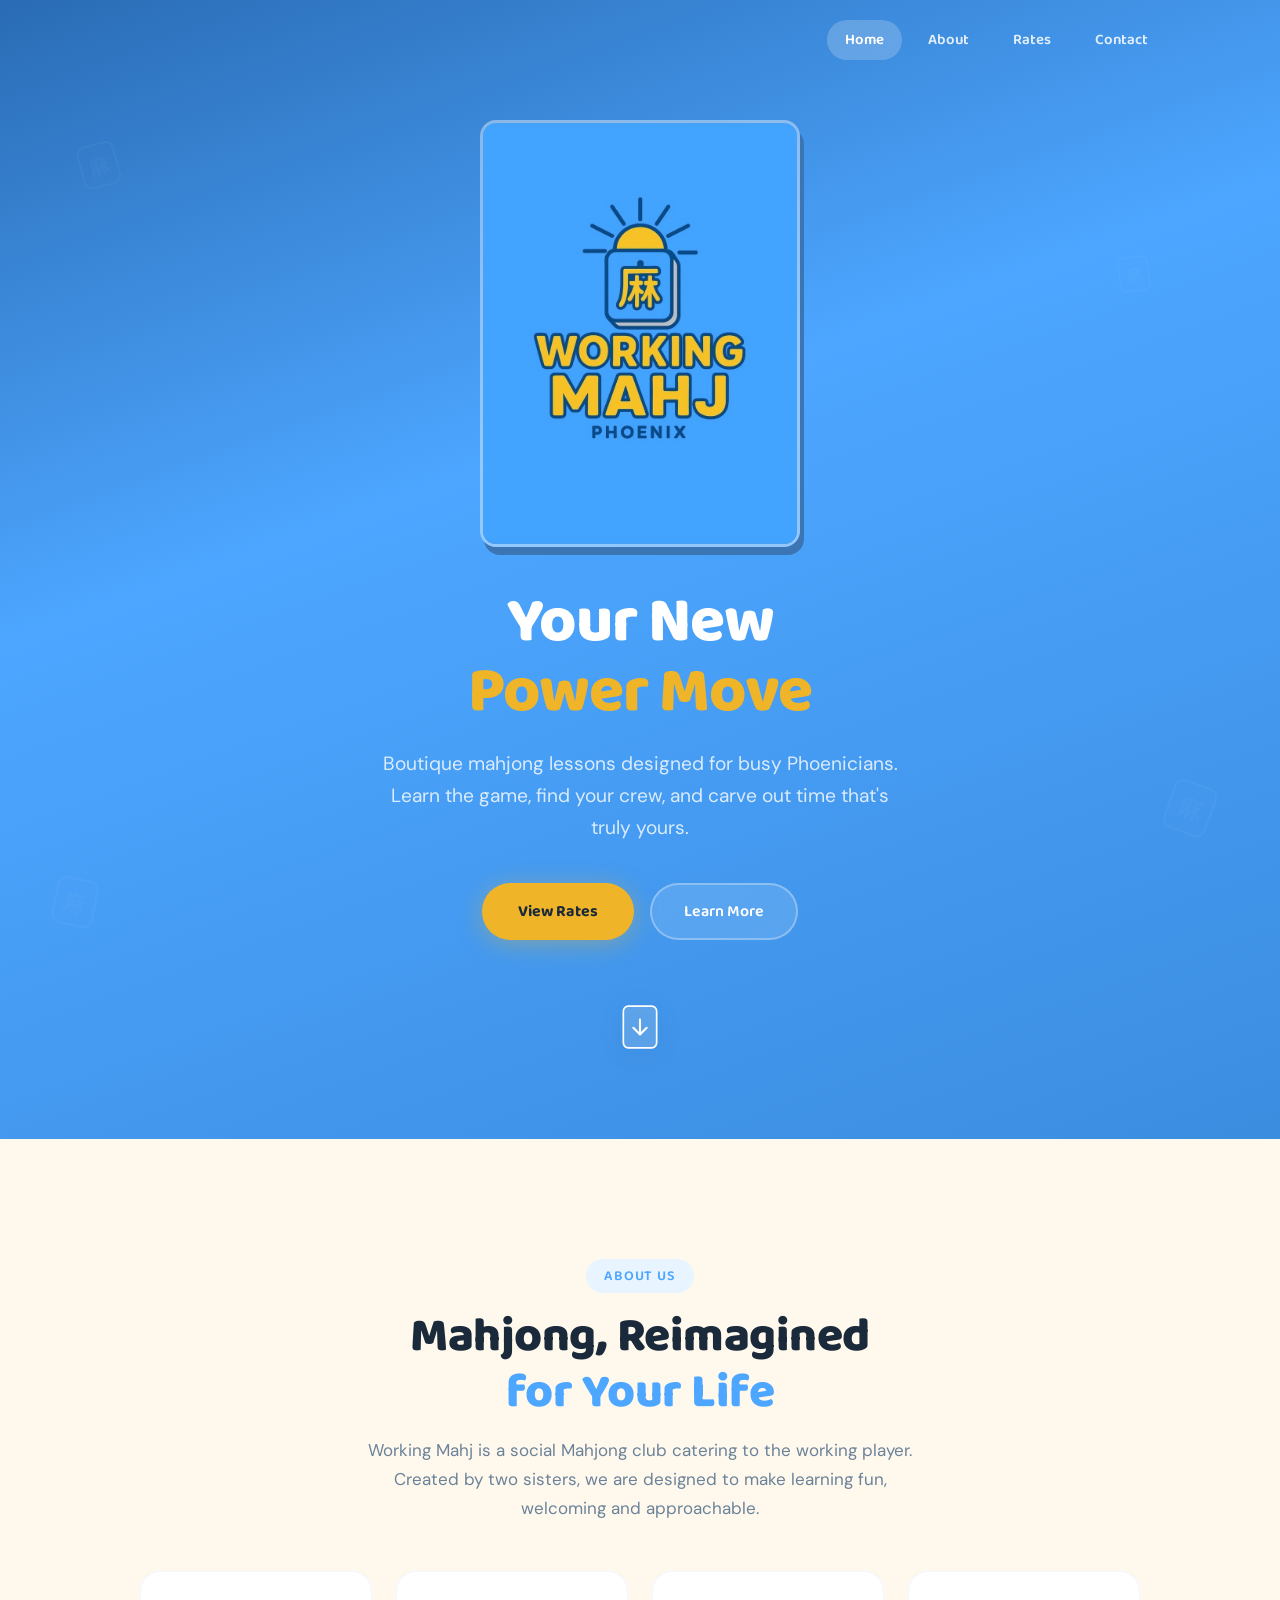
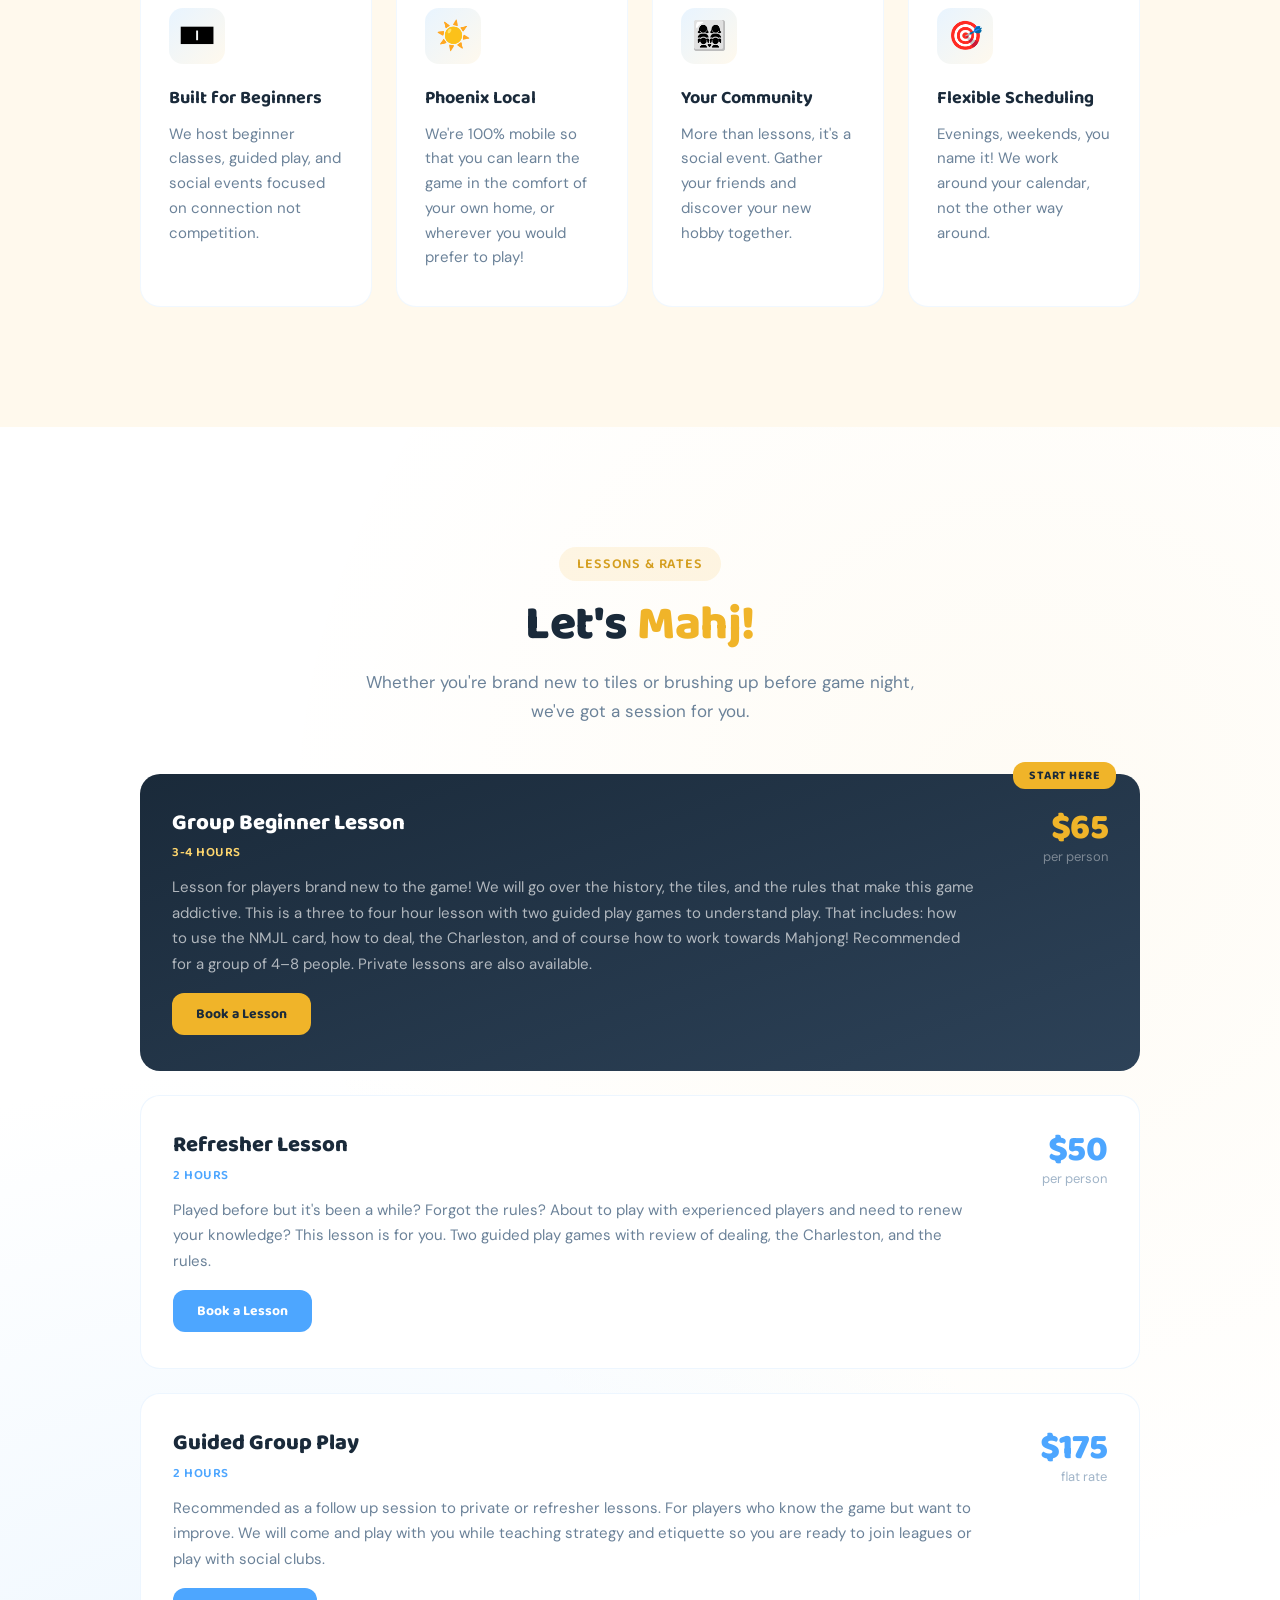
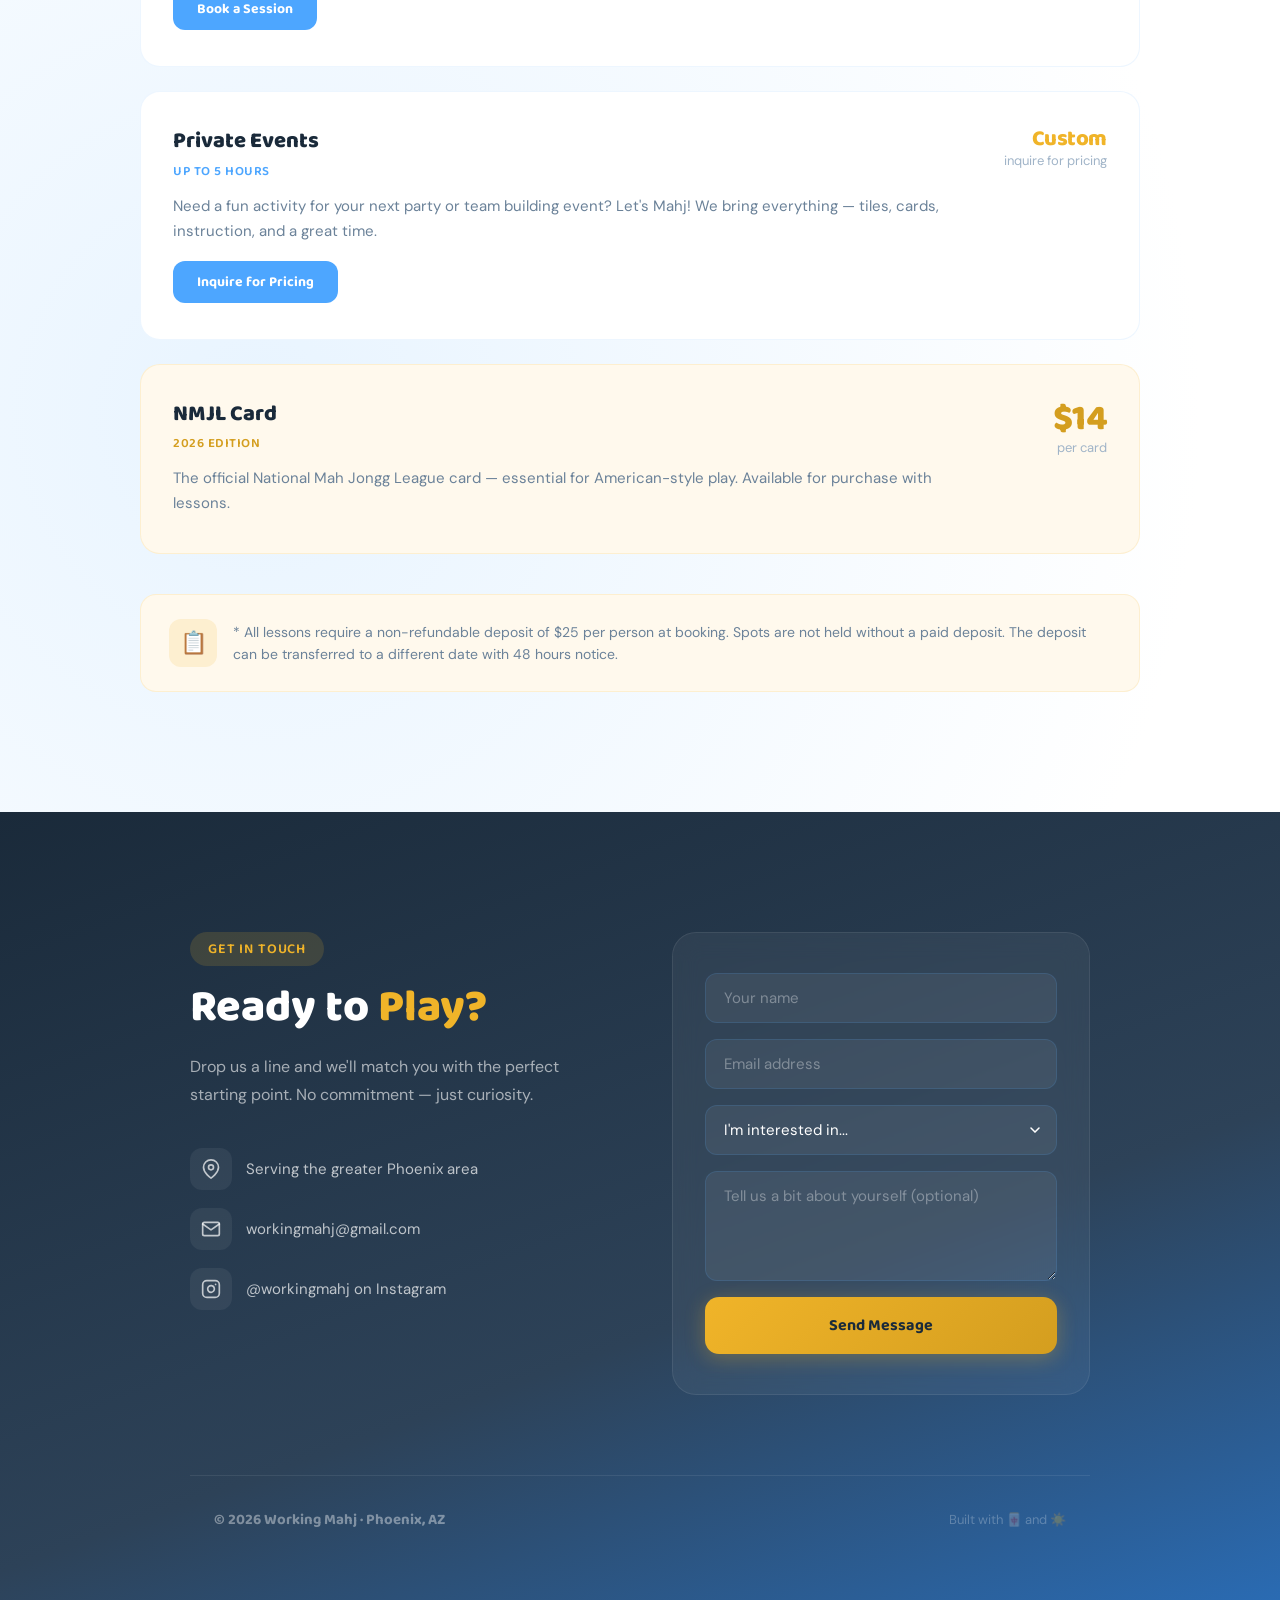
<file: index.html>
<!DOCTYPE html>
<html lang="en">
<head>
<meta charset="UTF-8" />
<meta name="viewport" content="width=device-width, initial-scale=1.0" />
<title>Working Mahj — Mahjong Lessons in Phoenix, AZ</title>
<meta name="description" content="Boutique mahjong lessons for busy Phoenicians. Beginner classes, guided play &amp; private events across the Phoenix Valley. No experience needed — book today!" />
<link rel="canonical" href="https://workingmahj.com" />

<!-- Open Graph -->
<meta property="og:type" content="website" />
<meta property="og:url" content="https://workingmahj.com" />
<meta property="og:title" content="Working Mahj — Mahjong Lessons in Phoenix, AZ" />
<meta property="og:description" content="Boutique mahjong lessons for busy Phoenicians. Beginner classes, guided play &amp; private events across the Phoenix Valley. No experience needed — book today!" />
<meta property="og:image" content="https://workingmahj.com/assets/images/logo.jpg" />
<meta property="og:site_name" content="Working Mahj" />

<!-- Twitter Card -->
<meta name="twitter:card" content="summary_large_image" />
<meta name="twitter:site" content="@workingmahj" />
<meta name="twitter:title" content="Working Mahj — Mahjong Lessons in Phoenix, AZ" />
<meta name="twitter:description" content="Boutique mahjong lessons for busy Phoenicians. Beginner classes, guided play &amp; private events across the Phoenix Valley. No experience needed — book today!" />
<meta name="twitter:image" content="https://workingmahj.com/assets/images/logo.jpg" />

<link rel="icon" type="image/x-icon" href="assets/icons/favicon.ico" />
<link rel="icon" type="image/png" sizes="16x16" href="assets/icons/favicon-16x16.png" />
<link rel="icon" type="image/png" sizes="32x32" href="assets/icons/favicon-32x32.png" />
<link rel="apple-touch-icon" sizes="180x180" href="assets/icons/apple-touch-icon.png" />
<link href="https://fonts.googleapis.com/css2?family=Baloo+2:wght@400;500;600;700;800&family=DM+Sans:ital,wght@0,300;0,400;0,500;0,600;0,700;1,400" rel="stylesheet" />
<link rel="stylesheet" href="assets/css/styles.css" />

<!-- Google tag (gtag.js) -->
<script async src="https://www.googletagmanager.com/gtag/js?id=G-R1BXNY03B4"></script>
<script>
  window.dataLayer = window.dataLayer || [];
  function gtag(){dataLayer.push(arguments);}
  gtag('js', new Date());
  gtag('config', 'G-R1BXNY03B4');
</script>

<script type="application/ld+json">
{
  "@context": "https://schema.org",
  "@type": "LocalBusiness",
  "name": "Working Mahj",
  "description": "Boutique mahjong lessons for busy Phoenicians. Beginner classes, guided play, and private events across the Phoenix Valley.",
  "url": "https://workingmahj.com",
  "email": "workingmahj@gmail.com",
  "areaServed": {
    "@type": "City",
    "name": "Phoenix",
    "containedInPlace": {
      "@type": "State",
      "name": "Arizona"
    }
  },
  "priceRange": "$$",
  "sameAs": ["https://instagram.com/workingmahj"]
}
</script>
</head>
<body>

<nav class="nav" id="mainNav">
<div class="nav-inner">
<div class="nav-links">
<a href="#hero" class="nav-link active" data-section="hero">Home</a>
<a href="#about" class="nav-link" data-section="about">About</a>
<a href="#rates" class="nav-link" data-section="rates">Rates</a>
<a href="#contact" class="nav-link" data-section="contact">Contact</a>
</div>
</div>
</nav>

<section class="hero" id="hero">
<div class="float-tile" style="top:12%;left:6%;transform:rotate(-15deg)"><svg width="44" height="53" viewBox="0 0 48 58"><rect x="4" y="8" width="40" height="46" rx="8" stroke-width="2"/><text x="24" y="40" text-anchor="middle" font-size="22" font-weight="bold">&#40635;</text></svg></div>
<div class="float-tile" style="top:68%;right:5%;transform:rotate(20deg)"><svg width="52" height="62" viewBox="0 0 48 58"><rect x="4" y="8" width="40" height="46" rx="8" stroke-width="2"/><text x="24" y="40" text-anchor="middle" font-size="22" font-weight="bold">&#40635;</text></svg></div>
<div class="float-tile" style="top:22%;right:10%;transform:rotate(-8deg)"><svg width="36" height="43" viewBox="0 0 48 58"><rect x="4" y="8" width="40" height="46" rx="8" stroke-width="2"/><text x="24" y="40" text-anchor="middle" font-size="22" font-weight="bold">&#40635;</text></svg></div>
<div class="float-tile" style="bottom:18%;left:4%;transform:rotate(12deg)"><svg width="48" height="58" viewBox="0 0 48 58"><rect x="4" y="8" width="40" height="46" rx="8" stroke-width="2"/><text x="24" y="40" text-anchor="middle" font-size="22" font-weight="bold">&#40635;</text></svg></div>
<div class="hero-content">
<img src="assets/images/logo.jpg" class="hero-logo-img hero-anim ha1" alt="Working Mahj Logo" />
<h1 class="hero-anim ha2">Your New<br><span>Power Move</span></h1>
<p class="hero-sub hero-anim ha3">Boutique mahjong lessons designed for busy Phoenicians. Learn the game, find your crew, and carve out time that's truly yours.</p>
<div class="hero-buttons hero-anim ha4">
<a href="#rates" class="btn-gold">View Rates</a>
<a href="#about" class="btn-ghost">Learn More</a>
</div>
<div class="scroll-indicator hero-anim" data-next-section="about" style="transition-delay:1s">
<svg width="40" height="54" viewBox="0 0 48 58" fill="none">
<rect x="4" y="4" width="40" height="50" rx="6" fill="rgba(255,255,255,0.15)" stroke="white" stroke-width="2"/>
<path class="scroll-arrow" d="M24 20 L24 38 M16 30 L24 38 L32 30" stroke="white" stroke-width="2.5" stroke-linecap="round" stroke-linejoin="round" fill="none"/>
</svg>
</div>
</div>
</section>

<section class="about" id="about">
<div class="section-inner">
<div style="text-align:center;margin-bottom:48px">
<div class="fade-up">
<div class="section-tag tag-blue">About Us</div>
<h2 class="section-title">Mahjong, Reimagined<br><span class="blue">for Your Life</span></h2>
<p class="section-desc">Working Mahj is a social Mahjong club catering to the working player. Created by two sisters, we are designed to make learning fun, welcoming and approachable.</p>
</div>
</div>
<div class="values-grid">
<div class="value-card fade-up d1"><div class="value-icon">&#127024;</div><h3>Built for Beginners</h3><p>We host beginner classes, guided play, and social events focused on connection not competition.</p></div>
<div class="value-card fade-up d2"><div class="value-icon">☀️</div><h3>Phoenix Local</h3><p>We're 100% mobile so that you can learn the game in the comfort of your own home, or wherever you would prefer to play!</p></div>
<div class="value-card fade-up d3"><div class="value-icon">👩‍👩‍👧‍👧</div><h3>Your Community</h3><p>More than lessons, it's a social event. Gather your friends and discover your new hobby together.</p></div>
<div class="value-card fade-up d4"><div class="value-icon">🎯</div><h3>Flexible Scheduling</h3><p>Evenings, weekends, you name it! We work around your calendar, not the other way around.</p></div>
</div>
<!-- <div class="quote-card fade-up d6"> -->
<!-- <div class="quote-mark">"</div> -->
<!-- <p class="quote-text">I hadn't played a game — any game — in years. Working Mahj gave me something that's mine, a table full of women who get it, and a skill I'm genuinely proud of.</p> -->
<!-- <div class="quote-author"><strong>Sarah K.</strong><span>Mom of 3 · Scottsdale</span></div> -->
<!-- </div> -->
</div>
</section>

<section class="rates" id="rates">
<div class="rates-bg"></div>
<div class="section-inner">
<div style="text-align:center;margin-bottom:16px">
<div class="fade-up">
<div class="section-tag tag-gold">Lessons &amp; Rates</div>
<h2 class="section-title">Let's <span class="gold">Mahj!</span></h2>
<p class="section-desc">Whether you're brand new to tiles or brushing up before game night, we've got a session for you.</p>
</div>
</div>
<div class="services-list">
<div class="service-card featured fade-up d1">
<div class="featured-badge">Start Here</div>
<div class="service-info">
<h3>Group Beginner Lesson</h3>
<div class="service-duration">3-4 Hours</div>
<p>Lesson for players brand new to the game! We will go over the history, the tiles, and the rules that make this game addictive. This is a three to four hour lesson with two guided play games to understand play. That includes: how to use the NMJL card, how to deal, the Charleston, and of course how to work towards Mahjong! Recommended for a group of 4–8 people. Private lessons are also available.</p>
<a href="#contactForm" class="btn-service btn-service-gold lesson-link" data-lesson="beginner" style="margin-top:16px">Book a Lesson</a>
</div>
<div class="service-price-block"><div class="service-price">$65</div><div class="service-price-unit">per person</div></div>
</div>
<div class="service-card fade-up d2">
<div class="service-info">
<h3>Refresher Lesson</h3>
<div class="service-duration">2 Hours</div>
<p>Played before but it's been a while? Forgot the rules? About to play with experienced players and need to renew your knowledge? This lesson is for you. Two guided play games with review of dealing, the Charleston, and the rules.</p>
<a href="#contactForm" class="btn-service btn-service-blue lesson-link" data-lesson="refresher" style="margin-top:16px">Book a Lesson</a>
</div>
<div class="service-price-block"><div class="service-price">$50</div><div class="service-price-unit">per person</div></div>
</div>
<div class="service-card fade-up d3">
<div class="service-info">
<h3>Guided Group Play</h3>
<div class="service-duration">2 Hours</div>
<p>Recommended as a follow up session to private or refresher lessons. For players who know the game but want to improve. We will come and play with you while teaching strategy and etiquette so you are ready to join leagues or play with social clubs.</p>
<a href="#contactForm" class="btn-service btn-service-blue lesson-link" data-lesson="guided" style="margin-top:16px">Book a Session</a>
</div>
<div class="service-price-block"><div class="service-price">$175</div><div class="service-price-unit">flat rate</div></div>
</div>
<div class="service-card fade-up d4">
<div class="service-info">
<h3>Private Events</h3>
<div class="service-duration">Up to 5 Hours</div>
<p>Need a fun activity for your next party or team building event? Let's Mahj! We bring everything — tiles, cards, instruction, and a great time.</p>
<a href="#contactForm" class="btn-service btn-service-blue lesson-link" data-lesson="event" style="margin-top:16px">Inquire for Pricing</a>
</div>
<div class="service-price-block"><div class="service-price" style="font-size:22px;color:var(--gold)">Custom</div><div class="service-price-unit">inquire for pricing</div></div>
</div>
<div class="service-card fade-up d5" style="background:var(--cream);border-color:rgba(240,180,41,.15)">
<div class="service-info">
<h3>NMJL Card</h3>
<div class="service-duration" style="color:var(--gold-dark)">2026 Edition</div>
<p>The official National Mah Jongg League card — essential for American-style play. Available for purchase with lessons.</p>
</div>
<div class="service-price-block"><div class="service-price" style="color:var(--gold-dark)">$14</div><div class="service-price-unit">per card</div></div>
</div>
</div>
<div class="nmjl-note fade-up d6">
<div class="nmjl-icon">📋</div>
<div><p>* All lessons require a non-refundable deposit of $25 per person at booking. Spots are not held without a paid deposit. The deposit can be transferred to a different date with 48 hours notice.</p></div>
</div>
</div>
</section>

<section class="contact" id="contact">
<div class="contact-grid">
<div class="fade-up">
<div class="section-tag tag-gold-dark">Get In Touch</div>
<h2 class="contact-title">Ready to <span>Play?</span></h2>
<p class="contact-desc">Drop us a line and we'll match you with the perfect starting point. No commitment — just curiosity.</p>
<div class="contact-item fade-up d2"><div class="contact-icon"><svg width="20" height="20" viewBox="0 0 24 24" fill="none" stroke="currentColor" stroke-width="2" stroke-linecap="round" stroke-linejoin="round"><path d="M21 10c0 7-9 13-9 13s-9-6-9-13a9 9 0 0 1 18 0z"/><circle cx="12" cy="10" r="3"/></svg></div><span class="contact-label">Serving the greater Phoenix area</span></div>
<div class="contact-item fade-up d3"><div class="contact-icon"><svg width="20" height="20" viewBox="0 0 24 24" fill="none" stroke="currentColor" stroke-width="2" stroke-linecap="round" stroke-linejoin="round"><path d="M4 4h16c1.1 0 2 .9 2 2v12c0 1.1-.9 2-2 2H4c-1.1 0-2-.9-2-2V6c0-1.1.9-2 2-2z"/><polyline points="22,6 12,13 2,6"/></svg></div><a href="#contactForm" class="contact-label contact-link" id="emailFocusLink">workingmahj@gmail.com</a></div>
<div class="contact-item fade-up d4"><div class="contact-icon"><svg width="20" height="20" viewBox="0 0 24 24" fill="none" stroke="currentColor" stroke-width="2" stroke-linecap="round" stroke-linejoin="round"><rect x="2" y="2" width="20" height="20" rx="5" ry="5"/><path d="M16 11.37A4 4 0 1 1 12.63 8 4 4 0 0 1 16 11.37z"/><line x1="17.5" y1="6.5" x2="17.51" y2="6.5"/></svg></div><a href="https://instagram.com/workingmahj" target="_blank" rel="noopener noreferrer" class="contact-label contact-link">@workingmahj on Instagram</a></div>
</div>
<div class="contact-form fade-up d2">
<form id="contactForm" class="form-fields" action="https://formspree.io/f/xreavwej" method="POST">
<input type="text" name="name" class="form-input" placeholder="Your name" required />
<input type="email" name="email" class="form-input" placeholder="Email address" required />
<select name="interest" class="form-input" required>
<option value="" disabled selected>I'm interested in...</option>
<option value="beginner">Group Beginner Lesson</option>
<option value="refresher">Refresher Lesson</option>
<option value="guided">Guided Group Play</option>
<option value="event">Private Event</option>
<option value="card">NMJL Card</option>
<option value="other">Just curious!</option>
</select>
<textarea name="message" class="form-input" placeholder="Tell us a bit about yourself (optional)" rows="4"></textarea>
<button type="submit" class="btn-submit">Send Message</button>
<div class="form-status" id="formStatus"></div>
</form>
</div>
</div>
<div class="footer">
<div class="footer-left">© 2026 Working Mahj · Phoenix, AZ</div>
<div class="footer-right">Built with 🀄 and ☀️</div>
</div>
</section>

<button class="scroll-to-top" id="scrollToTop" aria-label="Scroll to top">
<svg width="24" height="24" viewBox="0 0 24 24" fill="none">
<path d="M12 19V5M5 12L12 5L19 12" stroke="currentColor" stroke-width="2.5" stroke-linecap="round" stroke-linejoin="round"/>
</svg>
</button>

<script src="assets/js/script.js"></script>
</body>
</html>
</file>
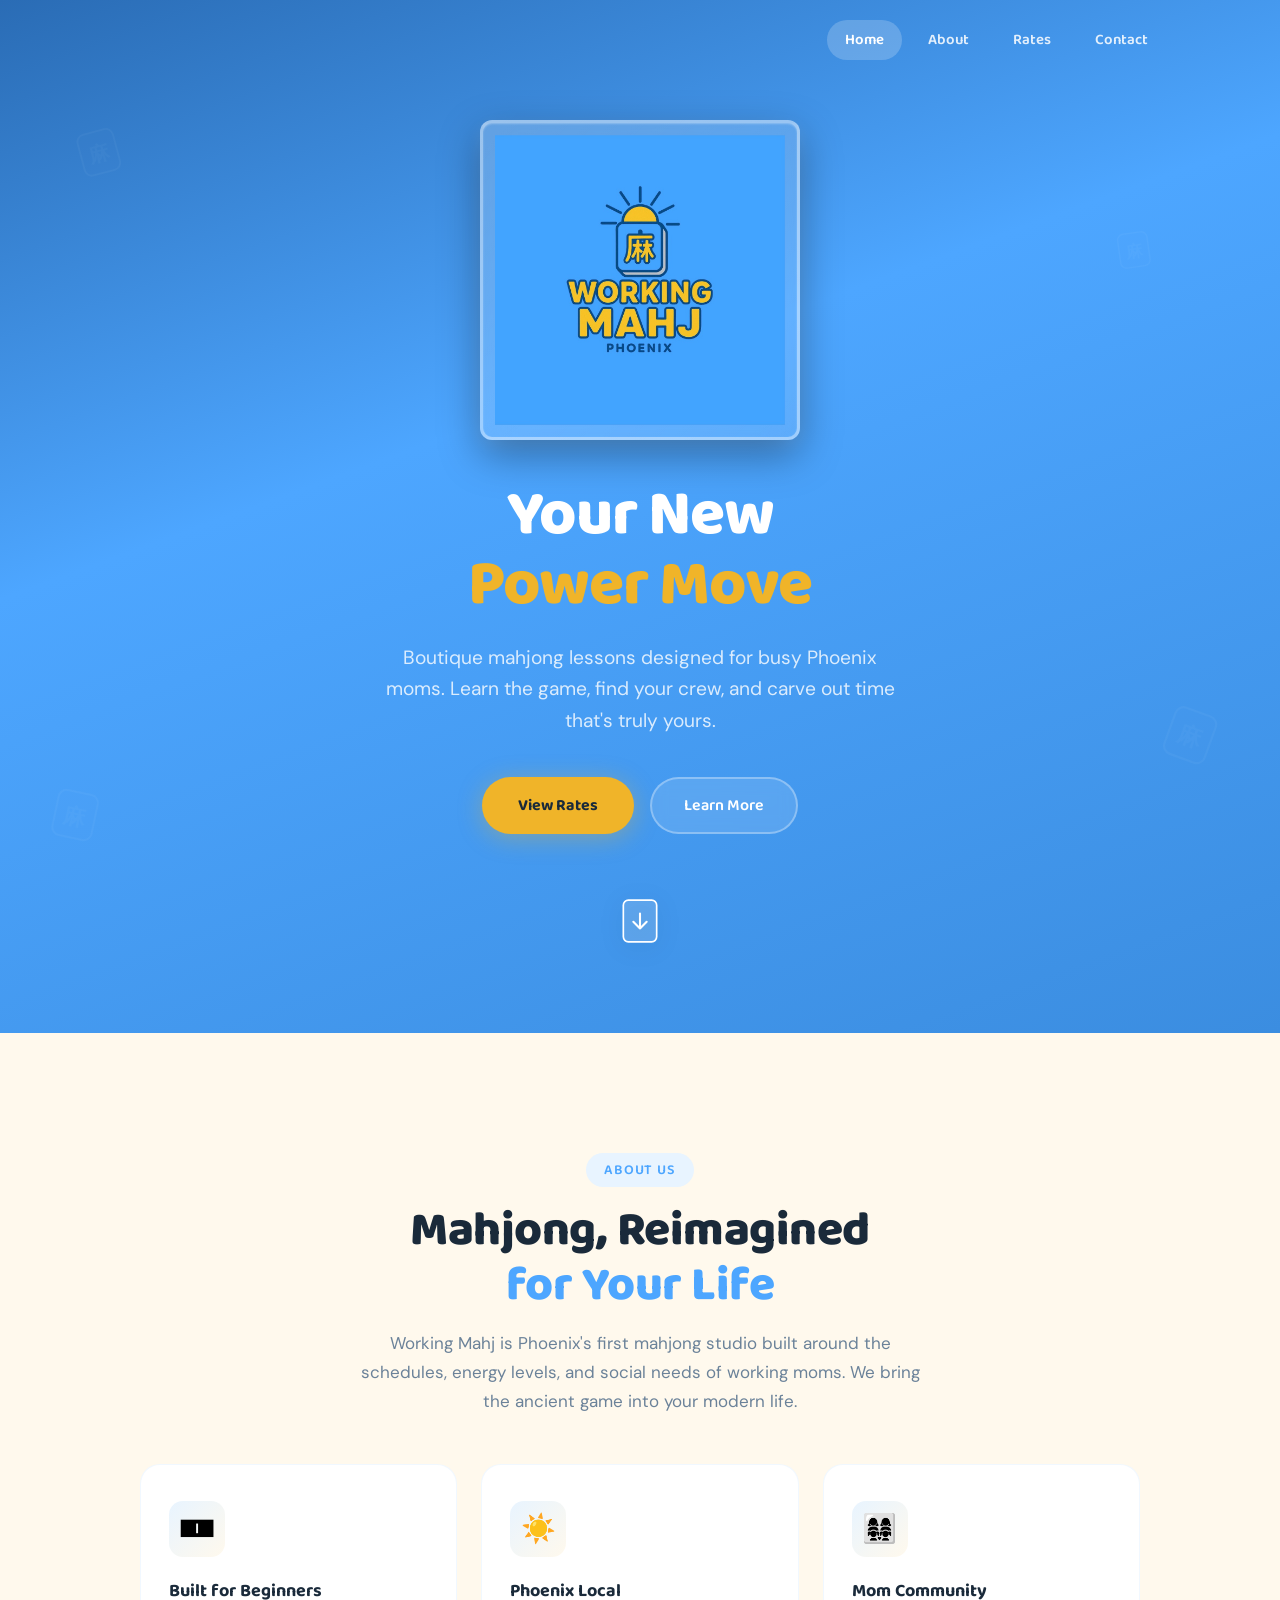
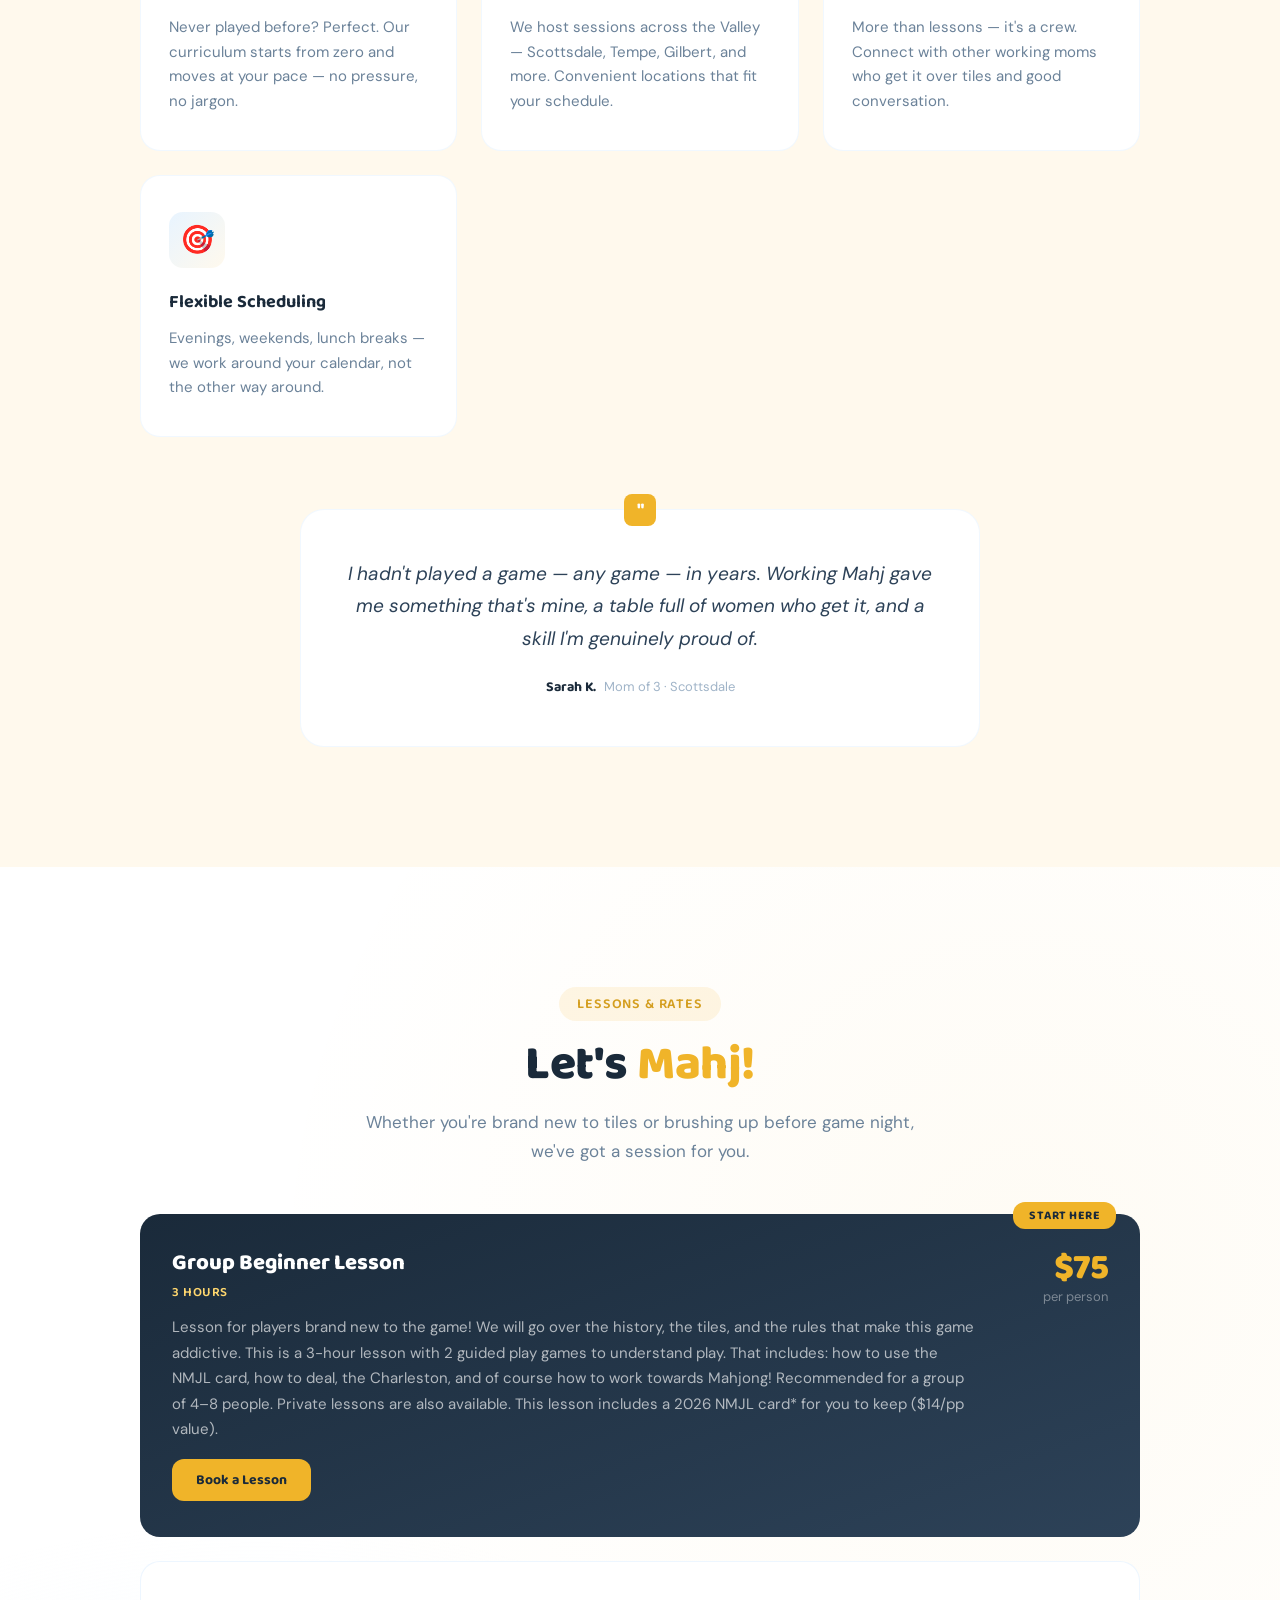
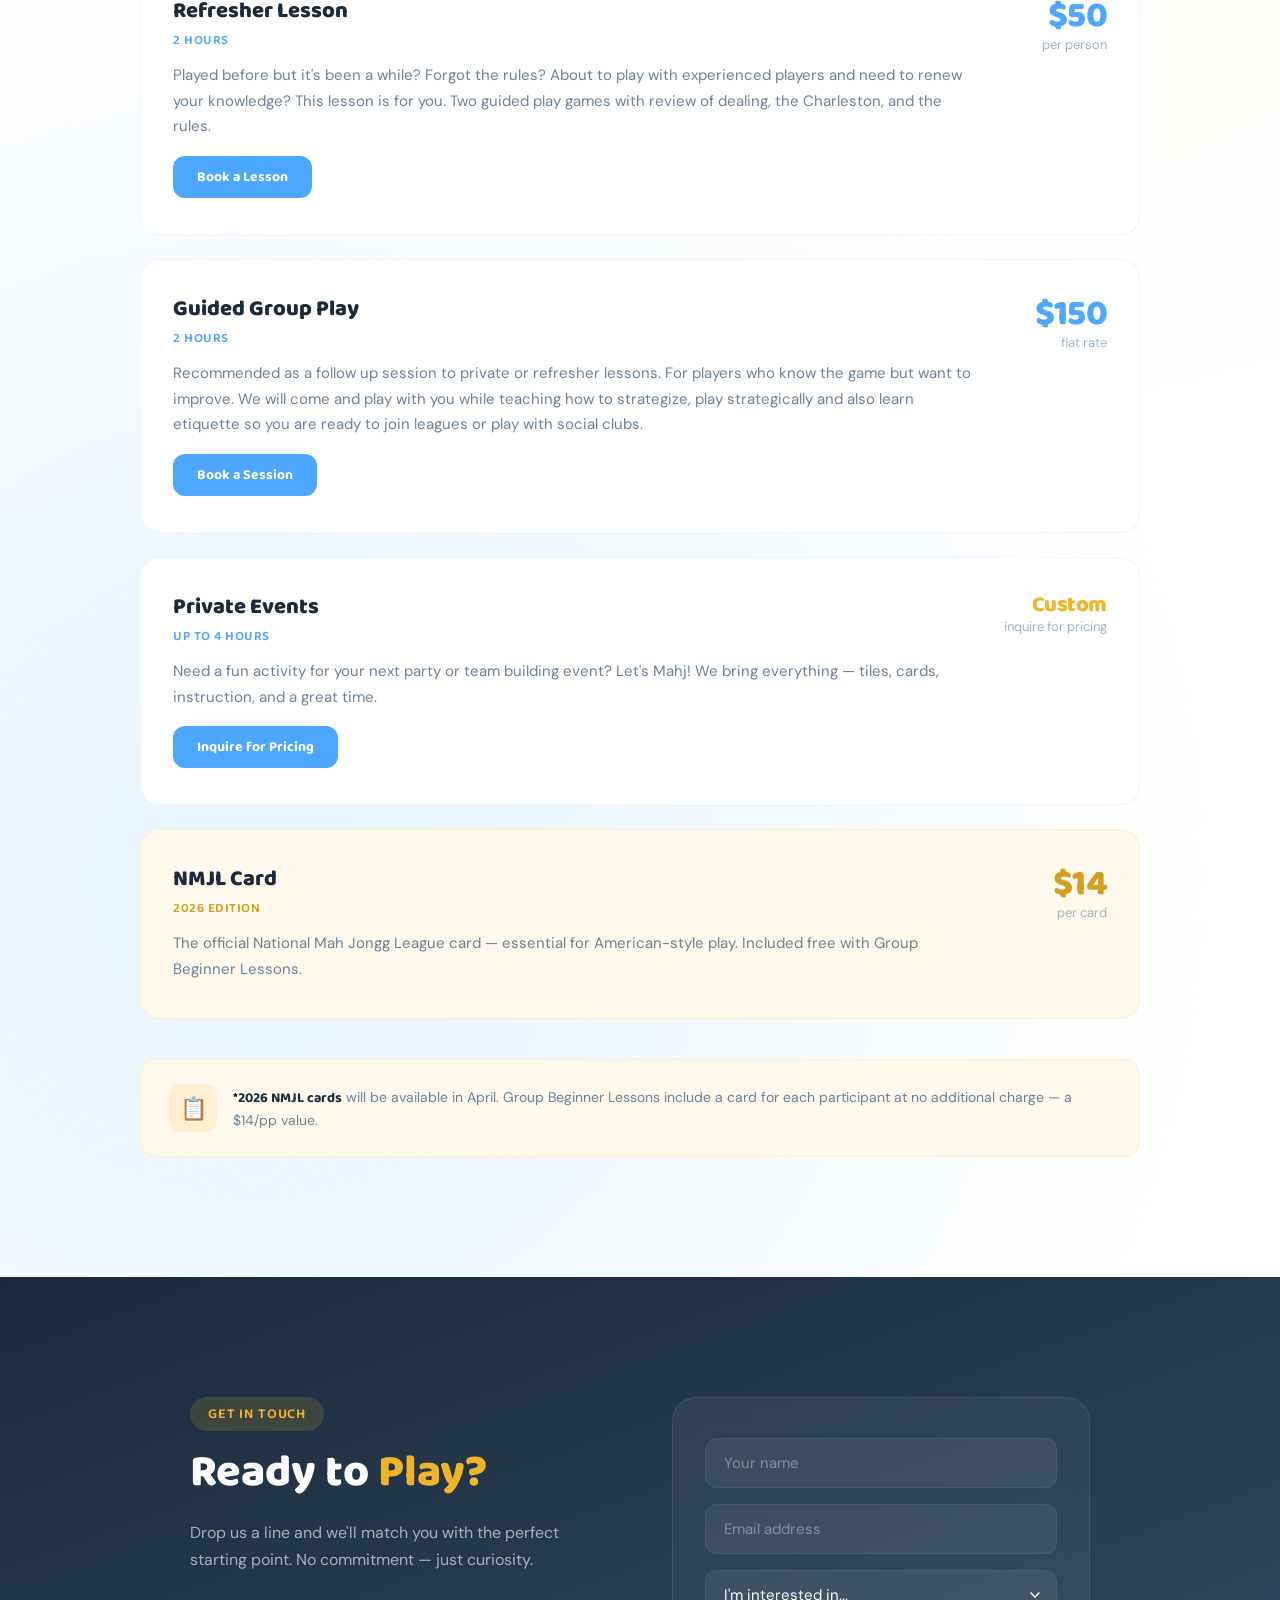
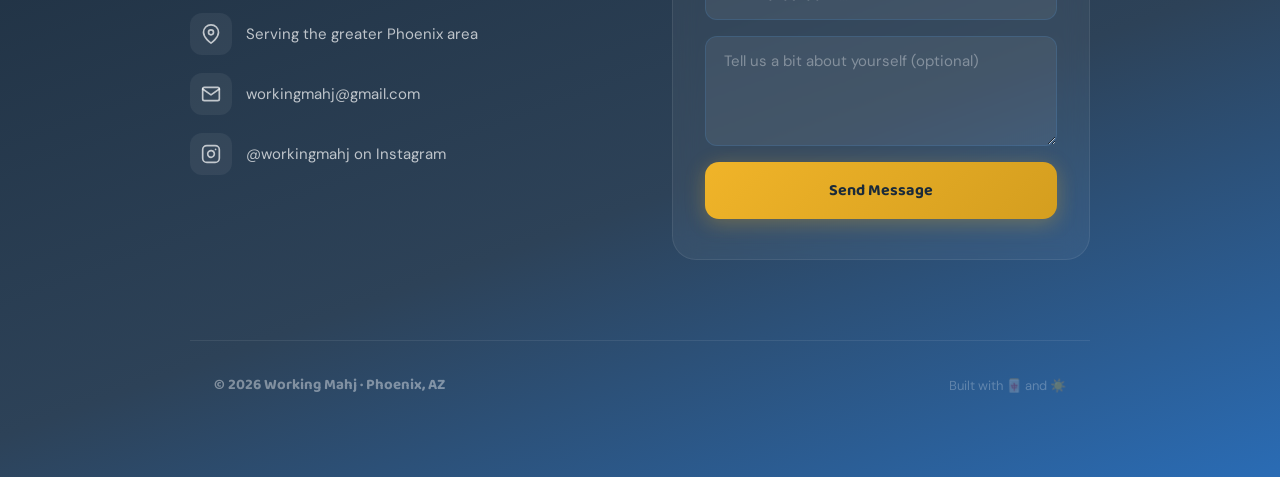
<file: working-mahj.html>
<!DOCTYPE html>
<html lang="en">
<head>
<meta charset="UTF-8" />
<meta name="viewport" content="width=device-width, initial-scale=1.0" />
<title>Working Mahj &#8212; Phoenix</title>
<link href="https://fonts.googleapis.com/css2?family=Baloo+2:wght@400;500;600;700;800&family=DM+Sans:ital,wght@0,300;0,400;0,500;0,600;0,700;1,400" rel="stylesheet" />
<link rel="stylesheet" href="styles.css" />
</head>
<body>

<nav class="nav" id="mainNav">
<div class="nav-inner">
<div class="nav-links">
<a href="#hero" class="nav-link active" data-section="hero">Home</a>
<a href="#about" class="nav-link" data-section="about">About</a>
<a href="#rates" class="nav-link" data-section="rates">Rates</a>
<a href="#contact" class="nav-link" data-section="contact">Contact</a>
</div>
</div>
</nav>

<section class="hero" id="hero">
<div class="float-tile" style="top:12%;left:6%;transform:rotate(-15deg)"><svg width="44" height="53" viewBox="0 0 48 58"><rect x="4" y="8" width="40" height="46" rx="8" stroke-width="2"/><text x="24" y="40" text-anchor="middle" font-size="22" font-weight="bold">&#40635;</text></svg></div>
<div class="float-tile" style="top:68%;right:5%;transform:rotate(20deg)"><svg width="52" height="62" viewBox="0 0 48 58"><rect x="4" y="8" width="40" height="46" rx="8" stroke-width="2"/><text x="24" y="40" text-anchor="middle" font-size="22" font-weight="bold">&#40635;</text></svg></div>
<div class="float-tile" style="top:22%;right:10%;transform:rotate(-8deg)"><svg width="36" height="43" viewBox="0 0 48 58"><rect x="4" y="8" width="40" height="46" rx="8" stroke-width="2"/><text x="24" y="40" text-anchor="middle" font-size="22" font-weight="bold">&#40635;</text></svg></div>
<div class="float-tile" style="bottom:18%;left:4%;transform:rotate(12deg)"><svg width="48" height="58" viewBox="0 0 48 58"><rect x="4" y="8" width="40" height="46" rx="8" stroke-width="2"/><text x="24" y="40" text-anchor="middle" font-size="22" font-weight="bold">&#40635;</text></svg></div>
<div class="hero-content">
<img src="logo.jpg" class="hero-logo-img hero-anim ha1" alt="Working Mahj Logo" />
<h1 class="hero-anim ha2">Your New<br><span>Power Move</span></h1>
<p class="hero-sub hero-anim ha3">Boutique mahjong lessons designed for busy Phoenix moms. Learn the game, find your crew, and carve out time that's truly yours.</p>
<div class="hero-buttons hero-anim ha4">
<a href="#rates" class="btn-gold">View Rates</a>
<a href="#about" class="btn-ghost">Learn More</a>
</div>
<div class="scroll-indicator hero-anim" data-next-section="about" style="transition-delay:1s">
<svg width="40" height="54" viewBox="0 0 48 58" fill="none">
<rect x="4" y="4" width="40" height="50" rx="6" fill="rgba(255,255,255,0.15)" stroke="white" stroke-width="2"/>
<path class="scroll-arrow" d="M24 20 L24 38 M16 30 L24 38 L32 30" stroke="white" stroke-width="2.5" stroke-linecap="round" stroke-linejoin="round" fill="none"/>
</svg>
</div>
</div>
</section>

<section class="about" id="about">
<div class="section-inner">
<div style="text-align:center;margin-bottom:48px">
<div class="fade-up">
<div class="section-tag tag-blue">About Us</div>
<h2 class="section-title">Mahjong, Reimagined<br><span class="blue">for Your Life</span></h2>
<p class="section-desc">Working Mahj is Phoenix's first mahjong studio built around the schedules, energy levels, and social needs of working moms. We bring the ancient game into your modern life.</p>
</div>
</div>
<div class="values-grid">
<div class="value-card fade-up d1"><div class="value-icon">&#127024;</div><h3>Built for Beginners</h3><p>Never played before? Perfect. Our curriculum starts from zero and moves at your pace — no pressure, no jargon.</p></div>
<div class="value-card fade-up d2"><div class="value-icon">☀️</div><h3>Phoenix Local</h3><p>We host sessions across the Valley — Scottsdale, Tempe, Gilbert, and more. Convenient locations that fit your schedule.</p></div>
<div class="value-card fade-up d3"><div class="value-icon">👩‍👩‍👧‍👧</div><h3>Mom Community</h3><p>More than lessons — it's a crew. Connect with other working moms who get it over tiles and good conversation.</p></div>
<div class="value-card fade-up d4"><div class="value-icon">🎯</div><h3>Flexible Scheduling</h3><p>Evenings, weekends, lunch breaks — we work around your calendar, not the other way around.</p></div>
</div>
<div class="quote-card fade-up d6">
<div class="quote-mark">"</div>
<p class="quote-text">I hadn't played a game — any game — in years. Working Mahj gave me something that's mine, a table full of women who get it, and a skill I'm genuinely proud of.</p>
<div class="quote-author"><strong>Sarah K.</strong><span>Mom of 3 · Scottsdale</span></div>
</div>
</div>
</section>

<section class="rates" id="rates">
<div class="rates-bg"></div>
<div class="section-inner">
<div style="text-align:center;margin-bottom:16px">
<div class="fade-up">
<div class="section-tag tag-gold">Lessons &amp; Rates</div>
<h2 class="section-title">Let's <span class="gold">Mahj!</span></h2>
<p class="section-desc">Whether you're brand new to tiles or brushing up before game night, we've got a session for you.</p>
</div>
</div>
<div class="services-list">
<div class="service-card featured fade-up d1">
<div class="featured-badge">Start Here</div>
<div class="service-info">
<h3>Group Beginner Lesson</h3>
<div class="service-duration">3 Hours</div>
<p>Lesson for players brand new to the game! We will go over the history, the tiles, and the rules that make this game addictive. This is a 3-hour lesson with 2 guided play games to understand play. That includes: how to use the NMJL card, how to deal, the Charleston, and of course how to work towards Mahjong! Recommended for a group of 4–8 people. Private lessons are also available. This lesson includes a 2026 NMJL card* for you to keep ($14/pp value).</p>
<a href="#contactForm" class="btn-service btn-service-gold lesson-link" data-lesson="beginner" style="margin-top:16px">Book a Lesson</a>
</div>
<div class="service-price-block"><div class="service-price">$75</div><div class="service-price-unit">per person</div></div>
</div>
<div class="service-card fade-up d2">
<div class="service-info">
<h3>Refresher Lesson</h3>
<div class="service-duration">2 Hours</div>
<p>Played before but it's been a while? Forgot the rules? About to play with experienced players and need to renew your knowledge? This lesson is for you. Two guided play games with review of dealing, the Charleston, and the rules.</p>
<a href="#contactForm" class="btn-service btn-service-blue lesson-link" data-lesson="refresher" style="margin-top:16px">Book a Lesson</a>
</div>
<div class="service-price-block"><div class="service-price">$50</div><div class="service-price-unit">per person</div></div>
</div>
<div class="service-card fade-up d3">
<div class="service-info">
<h3>Guided Group Play</h3>
<div class="service-duration">2 Hours</div>
<p>Recommended as a follow up session to private or refresher lessons. For players who know the game but want to improve. We will come and play with you while teaching how to strategize, play strategically and also learn etiquette so you are ready to join leagues or play with social clubs.</p>
<a href="#contactForm" class="btn-service btn-service-blue lesson-link" data-lesson="guided" style="margin-top:16px">Book a Session</a>
</div>
<div class="service-price-block"><div class="service-price">$150</div><div class="service-price-unit">flat rate</div></div>
</div>
<div class="service-card fade-up d4">
<div class="service-info">
<h3>Private Events</h3>
<div class="service-duration">Up to 4 Hours</div>
<p>Need a fun activity for your next party or team building event? Let's Mahj! We bring everything — tiles, cards, instruction, and a great time.</p>
<a href="#contactForm" class="btn-service btn-service-blue lesson-link" data-lesson="event" style="margin-top:16px">Inquire for Pricing</a>
</div>
<div class="service-price-block"><div class="service-price" style="font-size:22px;color:var(--gold)">Custom</div><div class="service-price-unit">inquire for pricing</div></div>
</div>
<div class="service-card fade-up d5" style="background:var(--cream);border-color:rgba(240,180,41,.15)">
<div class="service-info">
<h3>NMJL Card</h3>
<div class="service-duration" style="color:var(--gold-dark)">2026 Edition</div>
<p>The official National Mah Jongg League card — essential for American-style play. Included free with Group Beginner Lessons.</p>
</div>
<div class="service-price-block"><div class="service-price" style="color:var(--gold-dark)">$14</div><div class="service-price-unit">per card</div></div>
</div>
</div>
<div class="nmjl-note fade-up d6">
<div class="nmjl-icon">📋</div>
<div><p><strong>*2026 NMJL cards</strong> will be available in April. Group Beginner Lessons include a card for each participant at no additional charge — a $14/pp value.</p></div>
</div>
</div>
</section>

<section class="contact" id="contact">
<div class="contact-grid">
<div class="fade-up">
<div class="section-tag tag-gold-dark">Get In Touch</div>
<h2 class="contact-title">Ready to <span>Play?</span></h2>
<p class="contact-desc">Drop us a line and we'll match you with the perfect starting point. No commitment — just curiosity.</p>
<div class="contact-item fade-up d2"><div class="contact-icon"><svg width="20" height="20" viewBox="0 0 24 24" fill="none" stroke="currentColor" stroke-width="2" stroke-linecap="round" stroke-linejoin="round"><path d="M21 10c0 7-9 13-9 13s-9-6-9-13a9 9 0 0 1 18 0z"/><circle cx="12" cy="10" r="3"/></svg></div><span class="contact-label">Serving the greater Phoenix area</span></div>
<div class="contact-item fade-up d3"><div class="contact-icon"><svg width="20" height="20" viewBox="0 0 24 24" fill="none" stroke="currentColor" stroke-width="2" stroke-linecap="round" stroke-linejoin="round"><path d="M4 4h16c1.1 0 2 .9 2 2v12c0 1.1-.9 2-2 2H4c-1.1 0-2-.9-2-2V6c0-1.1.9-2 2-2z"/><polyline points="22,6 12,13 2,6"/></svg></div><a href="#contactForm" class="contact-label contact-link" id="emailFocusLink">workingmahj@gmail.com</a></div>
<div class="contact-item fade-up d4"><div class="contact-icon"><svg width="20" height="20" viewBox="0 0 24 24" fill="none" stroke="currentColor" stroke-width="2" stroke-linecap="round" stroke-linejoin="round"><rect x="2" y="2" width="20" height="20" rx="5" ry="5"/><path d="M16 11.37A4 4 0 1 1 12.63 8 4 4 0 0 1 16 11.37z"/><line x1="17.5" y1="6.5" x2="17.51" y2="6.5"/></svg></div><a href="https://instagram.com/workingmahj" target="_blank" rel="noopener noreferrer" class="contact-label contact-link">@workingmahj on Instagram</a></div>
</div>
<div class="contact-form fade-up d2">
<form id="contactForm" class="form-fields" action="https://api.web3forms.com/submit" method="POST">
<input type="hidden" name="access_key" value="YOUR_ACCESS_KEY_HERE">
<input type="hidden" name="subject" value="New inquiry from Working Mahj website">
<input type="hidden" name="from_name" value="Working Mahj Contact Form">
<input type="text" name="name" class="form-input" placeholder="Your name" required />
<input type="email" name="email" class="form-input" placeholder="Email address" required />
<select name="interest" class="form-input" required>
<option value="" disabled selected>I'm interested in...</option>
<option value="beginner">Group Beginner Lesson</option>
<option value="refresher">Refresher Lesson</option>
<option value="guided">Guided Group Play</option>
<option value="event">Private Event</option>
<option value="card">NMJL Card</option>
<option value="other">Just curious!</option>
</select>
<textarea name="message" class="form-input" placeholder="Tell us a bit about yourself (optional)" rows="4"></textarea>
<button type="submit" class="btn-submit">Send Message</button>
<div class="form-status" id="formStatus"></div>
</form>
</div>
</div>
<div class="footer">
<div class="footer-left">© 2026 Working Mahj · Phoenix, AZ</div>
<div class="footer-right">Built with 🀄 and ☀️</div>
</div>
</section>

<button class="scroll-to-top" id="scrollToTop" aria-label="Scroll to top">
<svg width="24" height="24" viewBox="0 0 24 24" fill="none">
<path d="M12 19V5M5 12L12 5L19 12" stroke="currentColor" stroke-width="2.5" stroke-linecap="round" stroke-linejoin="round"/>
</svg>
</button>

<script src="script.js"></script>
</body>
</html>
</file>
<file: assets/css/styles.css>
*,*::before,*::after{margin:0;padding:0;box-sizing:border-box}
html{scroll-behavior:smooth}
body{font-family:'DM Sans',sans-serif;overflow-x:hidden;background:#1A2A3A}
:root{--blue:#4DA6FF;--blue-dark:#3B8DE0;--blue-deep:#2A6CB5;--blue-pale:#E8F4FF;--gold:#F0B429;--gold-light:#FFD76E;--gold-dark:#D49E1F;--cream:#FFF9ED;--dark:#1A2A3A;--dark-muted:#2D4258;--white:#FFFFFF;--gray:#6B8299;--gray-light:#A0B4C8}
.nav{position:fixed;top:0;left:0;right:0;z-index:1000;padding:20px 0;transition:all .4s ease}
.nav.scrolled{background:rgba(255,255,255,.97);backdrop-filter:blur(12px);border-bottom:1px solid var(--blue-pale);padding:10px 0}
.nav-inner{max-width:1100px;margin:0 auto;padding:0 24px;display:flex;align-items:center;justify-content:flex-end}
.nav-logo{cursor:pointer;display:flex;align-items:center;gap:10px;text-decoration:none}
.nav-logo img{height:44px;width:auto;border-radius:8px;transition:height .4s}
.nav.scrolled .nav-logo img{height:38px}
.nav-links{display:flex;gap:8px;align-items:center}
.nav-link{background:transparent;color:rgba(255,255,255,.85);border:none;border-radius:24px;padding:8px 18px;font-family:'Baloo 2',cursive;font-weight:600;font-size:15px;cursor:pointer;transition:all .3s;text-decoration:none}
.nav-link:hover{background:rgba(255,255,255,.15)}
.nav-link.active{background:rgba(255,255,255,.2);color:var(--white)}
.nav.scrolled .nav-link{color:var(--dark-muted)}
.nav.scrolled .nav-link:hover{background:var(--blue-pale)}
.nav.scrolled .nav-link.active{background:var(--blue);color:var(--white)}
@media(max-width:600px){.nav-links{gap:2px}.nav-link{padding:6px 10px;font-size:13px}.nav-logo img{height:36px}}
.hero{min-height:100vh;position:relative;overflow:hidden;background:linear-gradient(160deg,var(--blue-deep) 0%,var(--blue) 40%,var(--blue-dark) 100%);display:flex;align-items:center;justify-content:center}
.hero-content{text-align:center;max-width:740px;padding:120px 24px 80px;position:relative;z-index:2;perspective:1000px}
@keyframes spin{from{transform:rotateY(0deg)}to{transform:rotateY(360deg)}}
@keyframes logoBounceAndSpin{
  0%   {transform:translateY(0px) rotateY(0deg);   animation-timing-function:ease-out}
  6%   {transform:translateY(-10px) rotateY(0deg); animation-timing-function:ease-in}
  12%  {transform:translateY(0px) rotateY(0deg);   animation-timing-function:ease-out}
  18%  {transform:translateY(-7px) rotateY(0deg);  animation-timing-function:ease-in}
  24%  {transform:translateY(0px) rotateY(0deg);   animation-timing-function:ease-out}
  30%  {transform:translateY(-4px) rotateY(0deg);  animation-timing-function:ease-in}
  36%  {transform:translateY(0px) rotateY(0deg);   animation-timing-function:ease-out}
  42%  {transform:translateY(-2px) rotateY(0deg);  animation-timing-function:ease-in}
  48%  {transform:translateY(0px) rotateY(0deg)}
  56%  {transform:translateY(0px) rotateY(0deg);   animation-timing-function:ease-in-out}
  69%  {transform:translateY(0px) rotateY(360deg)}
  100% {transform:translateY(0px) rotateY(360deg)}
}
.hero-logo-img{width:clamp(200px,40vw,320px);aspect-ratio:3/4;object-fit:cover;margin-bottom:36px;border-radius:16px;transform-style:preserve-3d;cursor:pointer;transition:box-shadow .3s ease;border:3px solid rgba(255,255,255,.4);box-shadow:4px 8px 0 #3c75b3,inset 0 1px 0 rgba(255,255,255,.5),inset 0 -1px 0 rgba(0,0,0,.15);animation:logoBounceAndSpin 9s linear infinite}
.hero-logo-img.spinning{animation:spin .6s ease-in-out}
.hero-logo-img:hover{box-shadow:8px 10px 0 #3c75b3,inset 0 1px 0 rgba(255,255,255,.5),inset 0 -1px 0 rgba(0,0,0,.15)}
.hero h1{font-family:'Baloo 2',cursive;font-weight:800;font-size:clamp(2.4rem,6vw,4rem);line-height:1.1;color:var(--white);margin:0 0 8px;letter-spacing:-.02em}
.hero h1 span{color:var(--gold)}
.hero-sub{font-size:clamp(1rem,2.2vw,1.2rem);color:rgba(255,255,255,.8);line-height:1.65;max-width:520px;margin:20px auto 40px;font-weight:400}
.hero-buttons{display:flex;gap:16px;justify-content:center;flex-wrap:wrap}
.btn-gold{background:var(--gold);color:var(--dark);border:none;border-radius:50px;padding:16px 36px;font-family:'Baloo 2',cursive;font-weight:700;font-size:16px;cursor:pointer;transition:all .3s;box-shadow:0 4px 24px rgba(240,180,41,.35);text-decoration:none;display:inline-block}
.btn-gold:hover{transform:translateY(-2px);box-shadow:0 8px 32px rgba(240,180,41,.45)}
.btn-ghost{background:rgba(255,255,255,.12);color:var(--white);border:2px solid rgba(255,255,255,.3);border-radius:50px;padding:14px 32px;font-family:'Baloo 2',cursive;font-weight:600;font-size:16px;cursor:pointer;transition:all .3s;backdrop-filter:blur(8px);text-decoration:none}
.btn-ghost:hover{background:rgba(255,255,255,.2)}
.scroll-indicator{margin-top:60px;opacity:.6;animation:float 2.5s ease-in-out infinite;cursor:pointer;transition:all .3s ease;filter:drop-shadow(0 4px 12px rgba(0,0,0,0.15))}
.scroll-indicator:hover{opacity:1;transform:scale(1.05)}
@keyframes float{0%,100%{transform:translateY(0)}50%{transform:translateY(8px)}}
@keyframes scrollArrow{0%,100%{transform:translateY(0);opacity:.6}50%{transform:translateY(6px);opacity:1}}
.scroll-arrow{animation:scrollArrow 2s ease-in-out infinite}
@keyframes pulse{0%,100%{transform:scale(1)}50%{transform:scale(1.08)}}
.scroll-indicator.pulse{animation:float 2.5s ease-in-out infinite,pulse 3s ease-in-out infinite}
.scroll-indicator.hidden{opacity:0;pointer-events:none}
.scroll-to-top{position:fixed;bottom:30px;right:30px;width:50px;height:50px;border-radius:50%;background:var(--gold);color:var(--dark);border:none;cursor:pointer;display:flex;align-items:center;justify-content:center;box-shadow:0 4px 20px rgba(240,180,41,.4);transition:all .3s ease;opacity:0;transform:translateY(20px);pointer-events:none;z-index:999}
.scroll-to-top.visible{opacity:1;transform:translateY(0);pointer-events:auto}
.scroll-to-top:hover{transform:translateY(-4px);box-shadow:0 8px 28px rgba(240,180,41,.5)}
.float-tile{position:absolute;opacity:.07;pointer-events:none}
.float-tile svg rect{stroke:rgba(255,255,255,.5);fill:rgba(255,255,255,.08)}
.float-tile svg text{fill:rgba(255,255,255,.4)}
.fade-up{opacity:0;transform:translateY(40px);transition:all .8s ease}
.fade-up.visible{opacity:1;transform:translateY(0)}
.fade-up.d1{transition-delay:.1s}.fade-up.d2{transition-delay:.2s}.fade-up.d3{transition-delay:.3s}.fade-up.d4{transition-delay:.4s}.fade-up.d5{transition-delay:.5s}.fade-up.d6{transition-delay:.6s}
.hero-anim{opacity:0;transform:translateY(40px);transition:all .9s ease}
.hero-anim.show{opacity:1;transform:translateY(0)}
.hero-anim.ha1{transition-delay:.1s}.hero-anim.ha2{transition-delay:.35s}.hero-anim.ha3{transition-delay:.55s}.hero-anim.ha4{transition-delay:.75s}
.about{padding:120px 24px;background:var(--cream);position:relative;overflow:hidden}
.section-inner{max-width:1000px;margin:0 auto;position:relative;z-index:2}
.section-tag{display:inline-block;padding:6px 18px;border-radius:20px;font-family:'Baloo 2',cursive;font-weight:600;font-size:14px;letter-spacing:.06em;text-transform:uppercase;margin-bottom:16px}
.tag-blue{background:var(--blue-pale);color:var(--blue)}
.tag-gold{background:rgba(240,180,41,.12);color:var(--gold-dark)}
.tag-gold-dark{background:rgba(240,180,41,.15);color:var(--gold)}
.section-title{font-family:'Baloo 2',cursive;font-weight:800;font-size:clamp(2rem,4.5vw,3rem);color:var(--dark);line-height:1.15;letter-spacing:-.01em;margin-bottom:16px}
.section-title .blue{color:var(--blue)}
.section-title .gold{color:var(--gold)}
.section-desc{font-size:17px;color:var(--gray);line-height:1.7;max-width:580px;margin:0 auto}
.values-grid{display:grid;grid-template-columns:1fr;gap:24px;margin-top:48px}@media(min-width:500px){.values-grid{grid-template-columns:repeat(2,1fr)}}@media(min-width:900px){.values-grid{grid-template-columns:repeat(4,1fr)}}
.value-card{background:var(--white);border-radius:20px;padding:36px 28px;border:1px solid rgba(77,166,255,.08);transition:transform .3s,box-shadow .3s}
.value-card:hover{transform:translateY(-4px);box-shadow:0 12px 40px rgba(77,166,255,.08)}
.value-icon{width:56px;height:56px;border-radius:14px;background:linear-gradient(135deg,var(--blue-pale),var(--cream));display:flex;align-items:center;justify-content:center;font-size:28px;margin-bottom:20px}
.value-card h3{font-family:'Baloo 2',cursive;font-weight:700;font-size:18px;color:var(--dark);margin-bottom:10px}
.value-card p{font-size:15px;color:var(--gray);line-height:1.65}
.quote-card{background:var(--white);border-radius:24px;padding:48px 40px;border:1px solid rgba(77,166,255,.08);max-width:680px;margin:72px auto 0;position:relative;text-align:center}
.quote-mark{position:absolute;top:-16px;left:50%;transform:translateX(-50%);width:32px;height:32px;border-radius:8px;background:var(--gold);display:flex;align-items:center;justify-content:center;font-size:18px;color:var(--white);font-weight:800;font-family:'Baloo 2',cursive}
.quote-text{font-size:19px;font-style:italic;color:var(--dark-muted);line-height:1.7}
.quote-author{margin-top:20px}
.quote-author strong{font-family:'Baloo 2',cursive;font-weight:700;font-size:14px;color:var(--dark)}
.quote-author span{font-size:13px;color:var(--gray-light);margin-left:8px}
.rates{padding:120px 24px;background:var(--white);position:relative;overflow:hidden}
.rates-bg{position:absolute;inset:0;background:radial-gradient(circle at 20% 80%,var(--blue-pale) 0%,transparent 50%),radial-gradient(circle at 80% 20%,rgba(240,180,41,.05) 0%,transparent 40%)}
.services-list{display:flex;flex-direction:column;gap:24px;margin-top:48px}
.service-card{background:var(--white);border-radius:20px;padding:36px 32px;border:1px solid rgba(77,166,255,.1);transition:transform .3s,box-shadow .3s;display:grid;grid-template-columns:1fr auto;gap:24px;align-items:start}
.service-card:hover{transform:translateY(-3px);box-shadow:0 12px 40px rgba(77,166,255,.08)}
.service-card.featured{background:linear-gradient(160deg,var(--dark),var(--dark-muted));border:none;position:relative}
.featured-badge{position:absolute;top:-12px;right:24px;background:var(--gold);color:var(--dark);padding:4px 16px;border-radius:12px;font-family:'Baloo 2',cursive;font-weight:700;font-size:12px;letter-spacing:.04em;text-transform:uppercase}
.service-info h3{font-family:'Baloo 2',cursive;font-weight:800;font-size:22px;color:var(--dark);margin-bottom:4px;line-height:1.2}
.service-card.featured .service-info h3{color:var(--white)}
.service-duration{font-family:'Baloo 2',cursive;font-weight:600;font-size:13px;color:var(--blue);letter-spacing:.04em;text-transform:uppercase;margin-bottom:12px;display:inline-block}
.service-card.featured .service-duration{color:var(--gold-light)}
.service-info p{font-size:15px;color:var(--gray);line-height:1.7}
.service-card.featured .service-info p{color:rgba(255,255,255,.65)}
.service-price-block{text-align:right;flex-shrink:0;min-width:110px}
.service-price{font-family:'Baloo 2',cursive;font-weight:800;font-size:36px;color:var(--blue);line-height:1;letter-spacing:-.02em}
.service-card.featured .service-price{color:var(--gold)}
.service-price-unit{font-size:13px;color:var(--gray-light);margin-top:2px}
.service-card.featured .service-price-unit{color:rgba(255,255,255,.4)}
.btn-service{display:inline-block;margin-top:16px;padding:10px 24px;border-radius:12px;font-family:'Baloo 2',cursive;font-weight:700;font-size:14px;text-decoration:none;transition:all .3s;border:none;cursor:pointer}
.btn-service:hover{transform:translateY(-1px)}
.btn-service-blue{background:var(--blue);color:var(--white)}
.btn-service-gold{background:var(--gold);color:var(--dark)}
.nmjl-note{margin-top:40px;background:var(--cream);border-radius:16px;padding:24px 28px;display:flex;align-items:center;gap:16px;border:1px solid rgba(240,180,41,.15)}
.nmjl-icon{width:48px;height:48px;border-radius:12px;background:rgba(240,180,41,.15);display:flex;align-items:center;justify-content:center;font-size:22px;flex-shrink:0}
.nmjl-note p{font-size:14px;color:var(--gray);line-height:1.6}
.nmjl-note strong{color:var(--dark);font-family:'Baloo 2',cursive}
@media(max-width:650px){.service-card{grid-template-columns:1fr;gap:16px}.service-price-block{text-align:left}}
.contact{padding:120px 24px 80px;position:relative;overflow:hidden;background:linear-gradient(160deg,var(--dark) 0%,var(--dark-muted) 60%,var(--blue-deep) 100%)}
.contact-grid{max-width:900px;margin:0 auto;position:relative;z-index:2;display:grid;grid-template-columns:1fr 1fr;gap:64px;align-items:start}
@media(max-width:700px){.contact-grid{grid-template-columns:1fr;gap:40px}}
.contact-title{font-family:'Baloo 2',cursive;font-weight:800;font-size:clamp(2rem,4vw,2.8rem);color:var(--white);line-height:1.15;margin-bottom:20px}
.contact-title span{color:var(--gold)}
.contact-desc{font-size:16px;color:rgba(255,255,255,.6);line-height:1.7;margin-bottom:40px}
.contact-item{display:flex;align-items:center;gap:14px;margin-bottom:18px}
.contact-icon{width:42px;height:42px;border-radius:12px;background:rgba(255,255,255,.06);display:flex;align-items:center;justify-content:center;font-size:18px}
.contact-icon svg{color:rgba(255,255,255,.7);transition:color .3s ease}
.contact-item:hover .contact-icon svg{color:var(--gold)}
.contact-label{font-size:15px;color:rgba(255,255,255,.7)}
.contact-link{text-decoration:none;color:rgba(255,255,255,.7);transition:color .3s ease}
.contact-link:hover{color:var(--gold)}
.contact-form{background:rgba(255,255,255,.05);border-radius:24px;padding:40px 32px;border:1px solid rgba(255,255,255,.08);backdrop-filter:blur(12px)}
.form-fields{display:flex;flex-direction:column;gap:16px}
.form-input{width:100%;padding:14px 18px;border-radius:12px;border:1.5px solid rgba(77,166,255,.15);background:rgba(255,255,255,.06);color:var(--white);font-family:'DM Sans',sans-serif;font-size:15px;outline:none;transition:border-color .3s}
.form-input:focus{border-color:var(--blue)}
.form-input::placeholder{color:rgba(255,255,255,.35)}
select.form-input{appearance:none;background-image:url("data:image/svg+xml,%3Csvg width='10' height='6' viewBox='0 0 10 6' fill='none' xmlns='http://www.w3.org/2000/svg'%3E%3Cpath d='M1 1L5 5L9 1' stroke='white' stroke-width='1.5' stroke-linecap='round'/%3E%3C/svg%3E");background-repeat:no-repeat;background-position:right 16px center}
select.form-input option{background:var(--dark);color:var(--white)}
textarea.form-input{resize:vertical;min-height:100px}
.btn-submit{width:100%;padding:16px;border-radius:14px;border:none;background:linear-gradient(135deg,var(--gold),var(--gold-dark));color:var(--dark);font-family:'Baloo 2',cursive;font-weight:700;font-size:16px;cursor:pointer;transition:all .3s;box-shadow:0 4px 20px rgba(240,180,41,.3)}
.btn-submit:hover{transform:translateY(-1px);box-shadow:0 8px 28px rgba(240,180,41,.4)}
.form-status{margin-top:16px;padding:12px;border-radius:8px;font-size:14px;text-align:center;display:none}
.form-status.success{display:block;background:rgba(76,175,80,.1);border:1px solid rgba(76,175,80,.3);color:#4caf50}
.form-status.error{display:block;background:rgba(244,67,54,.1);border:1px solid rgba(244,67,54,.3);color:#f44336}
.footer{max-width:900px;margin:80px auto 0;padding:32px 24px 0;border-top:1px solid rgba(255,255,255,.08);display:flex;justify-content:space-between;align-items:center;flex-wrap:wrap;gap:16px}
.footer-left{font-family:'Baloo 2',cursive;font-weight:700;font-size:15px;color:rgba(255,255,255,.4)}
.footer-right{font-size:13px;color:rgba(255,255,255,.25)}
</file>
<file: styles.css>
*,*::before,*::after{margin:0;padding:0;box-sizing:border-box}
html{scroll-behavior:smooth}
body{font-family:'DM Sans',sans-serif;overflow-x:hidden;background:#1A2A3A}
:root{--blue:#4DA6FF;--blue-dark:#3B8DE0;--blue-deep:#2A6CB5;--blue-pale:#E8F4FF;--gold:#F0B429;--gold-light:#FFD76E;--gold-dark:#D49E1F;--cream:#FFF9ED;--dark:#1A2A3A;--dark-muted:#2D4258;--white:#FFFFFF;--gray:#6B8299;--gray-light:#A0B4C8}
.nav{position:fixed;top:0;left:0;right:0;z-index:1000;padding:20px 0;transition:all .4s ease}
.nav.scrolled{background:rgba(255,255,255,.97);backdrop-filter:blur(12px);border-bottom:1px solid var(--blue-pale);padding:10px 0}
.nav-inner{max-width:1100px;margin:0 auto;padding:0 24px;display:flex;align-items:center;justify-content:flex-end}
.nav-logo{cursor:pointer;display:flex;align-items:center;gap:10px;text-decoration:none}
.nav-logo img{height:44px;width:auto;border-radius:8px;transition:height .4s}
.nav.scrolled .nav-logo img{height:38px}
.nav-links{display:flex;gap:8px;align-items:center}
.nav-link{background:transparent;color:rgba(255,255,255,.85);border:none;border-radius:24px;padding:8px 18px;font-family:'Baloo 2',cursive;font-weight:600;font-size:15px;cursor:pointer;transition:all .3s;text-decoration:none}
.nav-link:hover{background:rgba(255,255,255,.15)}
.nav-link.active{background:rgba(255,255,255,.2);color:var(--white)}
.nav.scrolled .nav-link{color:var(--dark-muted)}
.nav.scrolled .nav-link:hover{background:var(--blue-pale)}
.nav.scrolled .nav-link.active{background:var(--blue);color:var(--white)}
@media(max-width:600px){.nav-links{gap:2px}.nav-link{padding:6px 10px;font-size:13px}.nav-logo img{height:36px}}
.hero{min-height:100vh;position:relative;overflow:hidden;background:linear-gradient(160deg,var(--blue-deep) 0%,var(--blue) 40%,var(--blue-dark) 100%);display:flex;align-items:center;justify-content:center}
.hero-content{text-align:center;max-width:740px;padding:120px 24px 80px;position:relative;z-index:2;perspective:1000px}
@keyframes spin{from{transform:rotateY(0deg)}to{transform:rotateY(360deg)}}
.hero-logo-img{width:clamp(200px,40vw,320px);height:auto;margin-bottom:36px;border-radius:12px;transform-style:preserve-3d;cursor:pointer;transition:all .3s ease;padding:12px;background:linear-gradient(135deg,rgba(255,255,255,.2),rgba(255,255,255,.1));backdrop-filter:blur(16px);border:3px solid rgba(255,255,255,.4);box-shadow:0 15px 40px rgba(0,0,0,.35),0 5px 15px rgba(255,255,255,.1),inset 0 1px 2px rgba(255,255,255,.3)}
.hero-logo-img.spinning{animation:spin .6s ease-in-out}
.hero-logo-img:hover{background:linear-gradient(135deg,rgba(255,255,255,.25),rgba(255,255,255,.15));box-shadow:0 20px 50px rgba(0,0,0,.4),0 8px 20px rgba(255,255,255,.15),inset 0 1px 2px rgba(255,255,255,.4)}
.hero h1{font-family:'Baloo 2',cursive;font-weight:800;font-size:clamp(2.4rem,6vw,4rem);line-height:1.1;color:var(--white);margin:0 0 8px;letter-spacing:-.02em}
.hero h1 span{color:var(--gold)}
.hero-sub{font-size:clamp(1rem,2.2vw,1.2rem);color:rgba(255,255,255,.8);line-height:1.65;max-width:520px;margin:20px auto 40px;font-weight:400}
.hero-buttons{display:flex;gap:16px;justify-content:center;flex-wrap:wrap}
.btn-gold{background:var(--gold);color:var(--dark);border:none;border-radius:50px;padding:16px 36px;font-family:'Baloo 2',cursive;font-weight:700;font-size:16px;cursor:pointer;transition:all .3s;box-shadow:0 4px 24px rgba(240,180,41,.35);text-decoration:none;display:inline-block}
.btn-gold:hover{transform:translateY(-2px);box-shadow:0 8px 32px rgba(240,180,41,.45)}
.btn-ghost{background:rgba(255,255,255,.12);color:var(--white);border:2px solid rgba(255,255,255,.3);border-radius:50px;padding:14px 32px;font-family:'Baloo 2',cursive;font-weight:600;font-size:16px;cursor:pointer;transition:all .3s;backdrop-filter:blur(8px);text-decoration:none}
.btn-ghost:hover{background:rgba(255,255,255,.2)}
.scroll-indicator{margin-top:60px;opacity:.6;animation:float 2.5s ease-in-out infinite;cursor:pointer;transition:all .3s ease;filter:drop-shadow(0 4px 12px rgba(0,0,0,0.15))}
.scroll-indicator:hover{opacity:1;transform:scale(1.05)}
@keyframes float{0%,100%{transform:translateY(0)}50%{transform:translateY(8px)}}
@keyframes scrollArrow{0%,100%{transform:translateY(0);opacity:.6}50%{transform:translateY(6px);opacity:1}}
.scroll-arrow{animation:scrollArrow 2s ease-in-out infinite}
@keyframes pulse{0%,100%{transform:scale(1)}50%{transform:scale(1.08)}}
.scroll-indicator.pulse{animation:float 2.5s ease-in-out infinite,pulse 3s ease-in-out infinite}
.scroll-indicator.hidden{opacity:0;pointer-events:none}
.scroll-to-top{position:fixed;bottom:30px;right:30px;width:50px;height:50px;border-radius:50%;background:var(--gold);color:var(--dark);border:none;cursor:pointer;display:flex;align-items:center;justify-content:center;box-shadow:0 4px 20px rgba(240,180,41,.4);transition:all .3s ease;opacity:0;transform:translateY(20px);pointer-events:none;z-index:999}
.scroll-to-top.visible{opacity:1;transform:translateY(0);pointer-events:auto}
.scroll-to-top:hover{transform:translateY(-4px);box-shadow:0 8px 28px rgba(240,180,41,.5)}
.float-tile{position:absolute;opacity:.07;pointer-events:none}
.float-tile svg rect{stroke:rgba(255,255,255,.5);fill:rgba(255,255,255,.08)}
.float-tile svg text{fill:rgba(255,255,255,.4)}
.fade-up{opacity:0;transform:translateY(40px);transition:all .8s ease}
.fade-up.visible{opacity:1;transform:translateY(0)}
.fade-up.d1{transition-delay:.1s}.fade-up.d2{transition-delay:.2s}.fade-up.d3{transition-delay:.3s}.fade-up.d4{transition-delay:.4s}.fade-up.d5{transition-delay:.5s}.fade-up.d6{transition-delay:.6s}
.hero-anim{opacity:0;transform:translateY(40px);transition:all .9s ease}
.hero-anim.show{opacity:1;transform:translateY(0)}
.hero-anim.ha1{transition-delay:.1s}.hero-anim.ha2{transition-delay:.35s}.hero-anim.ha3{transition-delay:.55s}.hero-anim.ha4{transition-delay:.75s}
.about{padding:120px 24px;background:var(--cream);position:relative;overflow:hidden}
.section-inner{max-width:1000px;margin:0 auto;position:relative;z-index:2}
.section-tag{display:inline-block;padding:6px 18px;border-radius:20px;font-family:'Baloo 2',cursive;font-weight:600;font-size:14px;letter-spacing:.06em;text-transform:uppercase;margin-bottom:16px}
.tag-blue{background:var(--blue-pale);color:var(--blue)}
.tag-gold{background:rgba(240,180,41,.12);color:var(--gold-dark)}
.tag-gold-dark{background:rgba(240,180,41,.15);color:var(--gold)}
.section-title{font-family:'Baloo 2',cursive;font-weight:800;font-size:clamp(2rem,4.5vw,3rem);color:var(--dark);line-height:1.15;letter-spacing:-.01em;margin-bottom:16px}
.section-title .blue{color:var(--blue)}
.section-title .gold{color:var(--gold)}
.section-desc{font-size:17px;color:var(--gray);line-height:1.7;max-width:580px;margin:0 auto}
.values-grid{display:grid;grid-template-columns:repeat(auto-fit,minmax(240px,1fr));gap:24px;margin-top:48px}
.value-card{background:var(--white);border-radius:20px;padding:36px 28px;border:1px solid rgba(77,166,255,.08);transition:transform .3s,box-shadow .3s}
.value-card:hover{transform:translateY(-4px);box-shadow:0 12px 40px rgba(77,166,255,.08)}
.value-icon{width:56px;height:56px;border-radius:14px;background:linear-gradient(135deg,var(--blue-pale),var(--cream));display:flex;align-items:center;justify-content:center;font-size:28px;margin-bottom:20px}
.value-card h3{font-family:'Baloo 2',cursive;font-weight:700;font-size:18px;color:var(--dark);margin-bottom:10px}
.value-card p{font-size:15px;color:var(--gray);line-height:1.65}
.quote-card{background:var(--white);border-radius:24px;padding:48px 40px;border:1px solid rgba(77,166,255,.08);max-width:680px;margin:72px auto 0;position:relative;text-align:center}
.quote-mark{position:absolute;top:-16px;left:50%;transform:translateX(-50%);width:32px;height:32px;border-radius:8px;background:var(--gold);display:flex;align-items:center;justify-content:center;font-size:18px;color:var(--white);font-weight:800;font-family:'Baloo 2',cursive}
.quote-text{font-size:19px;font-style:italic;color:var(--dark-muted);line-height:1.7}
.quote-author{margin-top:20px}
.quote-author strong{font-family:'Baloo 2',cursive;font-weight:700;font-size:14px;color:var(--dark)}
.quote-author span{font-size:13px;color:var(--gray-light);margin-left:8px}
.rates{padding:120px 24px;background:var(--white);position:relative;overflow:hidden}
.rates-bg{position:absolute;inset:0;background:radial-gradient(circle at 20% 80%,var(--blue-pale) 0%,transparent 50%),radial-gradient(circle at 80% 20%,rgba(240,180,41,.05) 0%,transparent 40%)}
.services-list{display:flex;flex-direction:column;gap:24px;margin-top:48px}
.service-card{background:var(--white);border-radius:20px;padding:36px 32px;border:1px solid rgba(77,166,255,.1);transition:transform .3s,box-shadow .3s;display:grid;grid-template-columns:1fr auto;gap:24px;align-items:start}
.service-card:hover{transform:translateY(-3px);box-shadow:0 12px 40px rgba(77,166,255,.08)}
.service-card.featured{background:linear-gradient(160deg,var(--dark),var(--dark-muted));border:none;position:relative}
.featured-badge{position:absolute;top:-12px;right:24px;background:var(--gold);color:var(--dark);padding:4px 16px;border-radius:12px;font-family:'Baloo 2',cursive;font-weight:700;font-size:12px;letter-spacing:.04em;text-transform:uppercase}
.service-info h3{font-family:'Baloo 2',cursive;font-weight:800;font-size:22px;color:var(--dark);margin-bottom:4px;line-height:1.2}
.service-card.featured .service-info h3{color:var(--white)}
.service-duration{font-family:'Baloo 2',cursive;font-weight:600;font-size:13px;color:var(--blue);letter-spacing:.04em;text-transform:uppercase;margin-bottom:12px;display:inline-block}
.service-card.featured .service-duration{color:var(--gold-light)}
.service-info p{font-size:15px;color:var(--gray);line-height:1.7}
.service-card.featured .service-info p{color:rgba(255,255,255,.65)}
.service-price-block{text-align:right;flex-shrink:0;min-width:110px}
.service-price{font-family:'Baloo 2',cursive;font-weight:800;font-size:36px;color:var(--blue);line-height:1;letter-spacing:-.02em}
.service-card.featured .service-price{color:var(--gold)}
.service-price-unit{font-size:13px;color:var(--gray-light);margin-top:2px}
.service-card.featured .service-price-unit{color:rgba(255,255,255,.4)}
.btn-service{display:inline-block;margin-top:16px;padding:10px 24px;border-radius:12px;font-family:'Baloo 2',cursive;font-weight:700;font-size:14px;text-decoration:none;transition:all .3s;border:none;cursor:pointer}
.btn-service:hover{transform:translateY(-1px)}
.btn-service-blue{background:var(--blue);color:var(--white)}
.btn-service-gold{background:var(--gold);color:var(--dark)}
.nmjl-note{margin-top:40px;background:var(--cream);border-radius:16px;padding:24px 28px;display:flex;align-items:center;gap:16px;border:1px solid rgba(240,180,41,.15)}
.nmjl-icon{width:48px;height:48px;border-radius:12px;background:rgba(240,180,41,.15);display:flex;align-items:center;justify-content:center;font-size:22px;flex-shrink:0}
.nmjl-note p{font-size:14px;color:var(--gray);line-height:1.6}
.nmjl-note strong{color:var(--dark);font-family:'Baloo 2',cursive}
@media(max-width:650px){.service-card{grid-template-columns:1fr;gap:16px}.service-price-block{text-align:left}}
.contact{padding:120px 24px 80px;position:relative;overflow:hidden;background:linear-gradient(160deg,var(--dark) 0%,var(--dark-muted) 60%,var(--blue-deep) 100%)}
.contact-grid{max-width:900px;margin:0 auto;position:relative;z-index:2;display:grid;grid-template-columns:1fr 1fr;gap:64px;align-items:start}
@media(max-width:700px){.contact-grid{grid-template-columns:1fr;gap:40px}}
.contact-title{font-family:'Baloo 2',cursive;font-weight:800;font-size:clamp(2rem,4vw,2.8rem);color:var(--white);line-height:1.15;margin-bottom:20px}
.contact-title span{color:var(--gold)}
.contact-desc{font-size:16px;color:rgba(255,255,255,.6);line-height:1.7;margin-bottom:40px}
.contact-item{display:flex;align-items:center;gap:14px;margin-bottom:18px}
.contact-icon{width:42px;height:42px;border-radius:12px;background:rgba(255,255,255,.06);display:flex;align-items:center;justify-content:center;font-size:18px}
.contact-icon svg{color:rgba(255,255,255,.7);transition:color .3s ease}
.contact-item:hover .contact-icon svg{color:var(--gold)}
.contact-label{font-size:15px;color:rgba(255,255,255,.7)}
.contact-link{text-decoration:none;color:rgba(255,255,255,.7);transition:color .3s ease}
.contact-link:hover{color:var(--gold)}
.contact-form{background:rgba(255,255,255,.05);border-radius:24px;padding:40px 32px;border:1px solid rgba(255,255,255,.08);backdrop-filter:blur(12px)}
.form-fields{display:flex;flex-direction:column;gap:16px}
.form-input{width:100%;padding:14px 18px;border-radius:12px;border:1.5px solid rgba(77,166,255,.15);background:rgba(255,255,255,.06);color:var(--white);font-family:'DM Sans',sans-serif;font-size:15px;outline:none;transition:border-color .3s}
.form-input:focus{border-color:var(--blue)}
.form-input::placeholder{color:rgba(255,255,255,.35)}
select.form-input{appearance:none;background-image:url("data:image/svg+xml,%3Csvg width='10' height='6' viewBox='0 0 10 6' fill='none' xmlns='http://www.w3.org/2000/svg'%3E%3Cpath d='M1 1L5 5L9 1' stroke='white' stroke-width='1.5' stroke-linecap='round'/%3E%3C/svg%3E");background-repeat:no-repeat;background-position:right 16px center}
select.form-input option{background:var(--dark);color:var(--white)}
textarea.form-input{resize:vertical;min-height:100px}
.btn-submit{width:100%;padding:16px;border-radius:14px;border:none;background:linear-gradient(135deg,var(--gold),var(--gold-dark));color:var(--dark);font-family:'Baloo 2',cursive;font-weight:700;font-size:16px;cursor:pointer;transition:all .3s;box-shadow:0 4px 20px rgba(240,180,41,.3)}
.btn-submit:hover{transform:translateY(-1px);box-shadow:0 8px 28px rgba(240,180,41,.4)}
.form-status{margin-top:16px;padding:12px;border-radius:8px;font-size:14px;text-align:center;display:none}
.form-status.success{display:block;background:rgba(76,175,80,.1);border:1px solid rgba(76,175,80,.3);color:#4caf50}
.form-status.error{display:block;background:rgba(244,67,54,.1);border:1px solid rgba(244,67,54,.3);color:#f44336}
.footer{max-width:900px;margin:80px auto 0;padding:32px 24px 0;border-top:1px solid rgba(255,255,255,.08);display:flex;justify-content:space-between;align-items:center;flex-wrap:wrap;gap:16px}
.footer-left{font-family:'Baloo 2',cursive;font-weight:700;font-size:15px;color:rgba(255,255,255,.4)}
.footer-right{font-size:13px;color:rgba(255,255,255,.25)}
</file>
